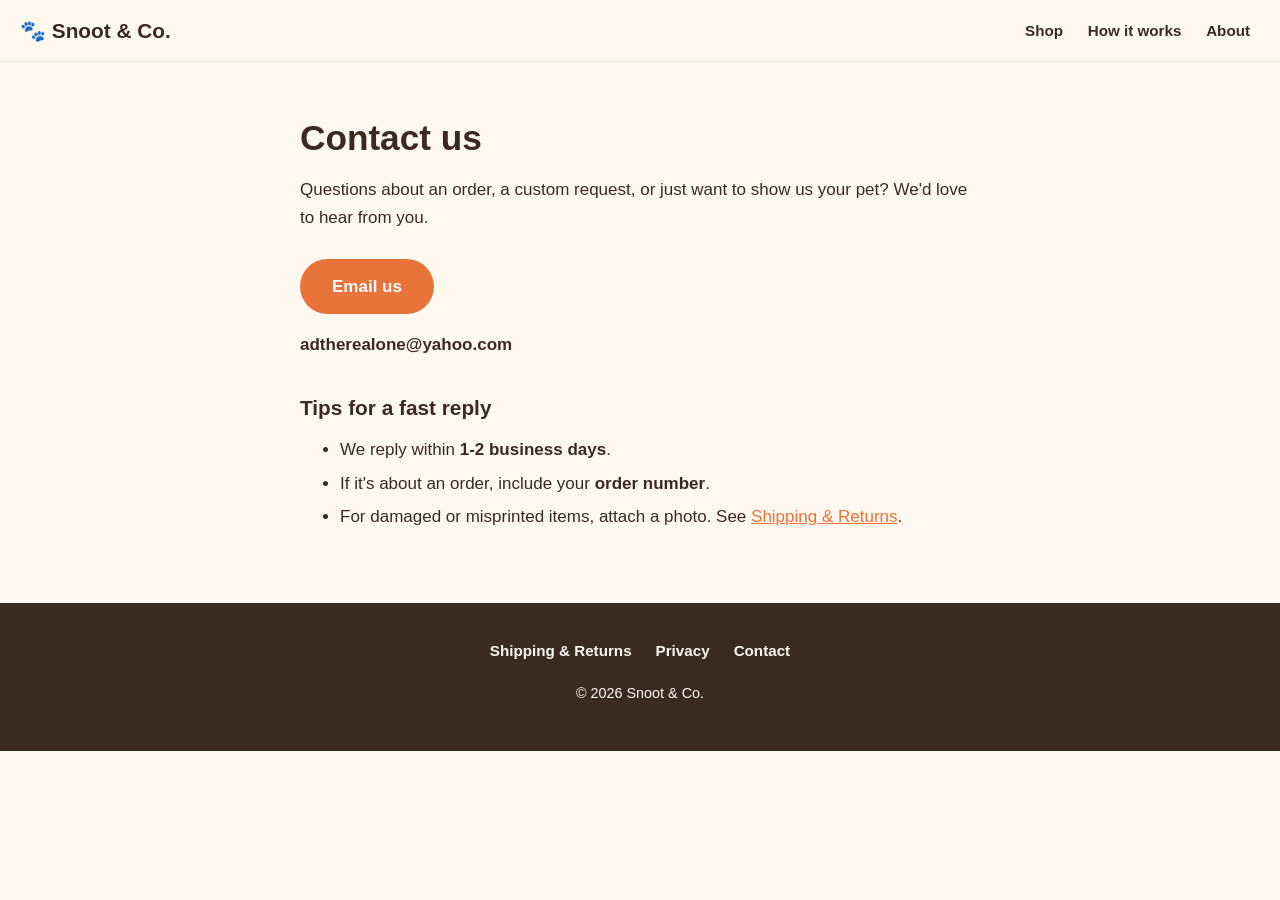
<file: contact.html>
<!DOCTYPE html>
<!-- CONTACT page: shows customers how to reach the store. -->
<html lang="en">
<head>
  <meta charset="UTF-8">
  <meta name="viewport" content="width=device-width, initial-scale=1.0">
  <title>Contact | Snoot &amp; Co.</title>
  <link rel="stylesheet" href="styles.css">
</head>
<body>

  <header>
    <a href="index.html" class="logo">🐾 Snoot &amp; Co.</a>
    <nav>
      <a href="index.html#shop">Shop</a>
      <a href="index.html#how-it-works">How it works</a>
      <a href="index.html#about">About</a>
    </nav>
  </header>

  <main>
    <section class="page">
      <h1>Contact us</h1>
      <p>Questions about an order, a custom request, or just want to show us your pet? We'd love to hear from you.</p>

      <!-- "mailto:" links open the visitor's email app with our address filled in. -->
      <p class="contact-cta">
        <a class="button" href="mailto:adtherealone@yahoo.com?subject=Snoot%20%26%20Co.%20question">Email us</a>
      </p>
      <p class="contact-email">adtherealone@yahoo.com</p>

      <h2>Tips for a fast reply</h2>
      <ul>
        <li>We reply within <strong>1-2 business days</strong>.</li>
        <li>If it's about an order, include your <strong>order number</strong>.</li>
        <li>For damaged or misprinted items, attach a photo. See <a href="shipping-returns.html">Shipping &amp; Returns</a>.</li>
      </ul>
    </section>
  </main>

  <footer>
    <nav class="footer-links">
      <a href="shipping-returns.html">Shipping &amp; Returns</a>
      <a href="privacy.html">Privacy</a>
      <a href="contact.html">Contact</a>
    </nav>
    <p>&copy; 2026 Snoot &amp; Co.</p>
  </footer>

</body>
</html>
</file>
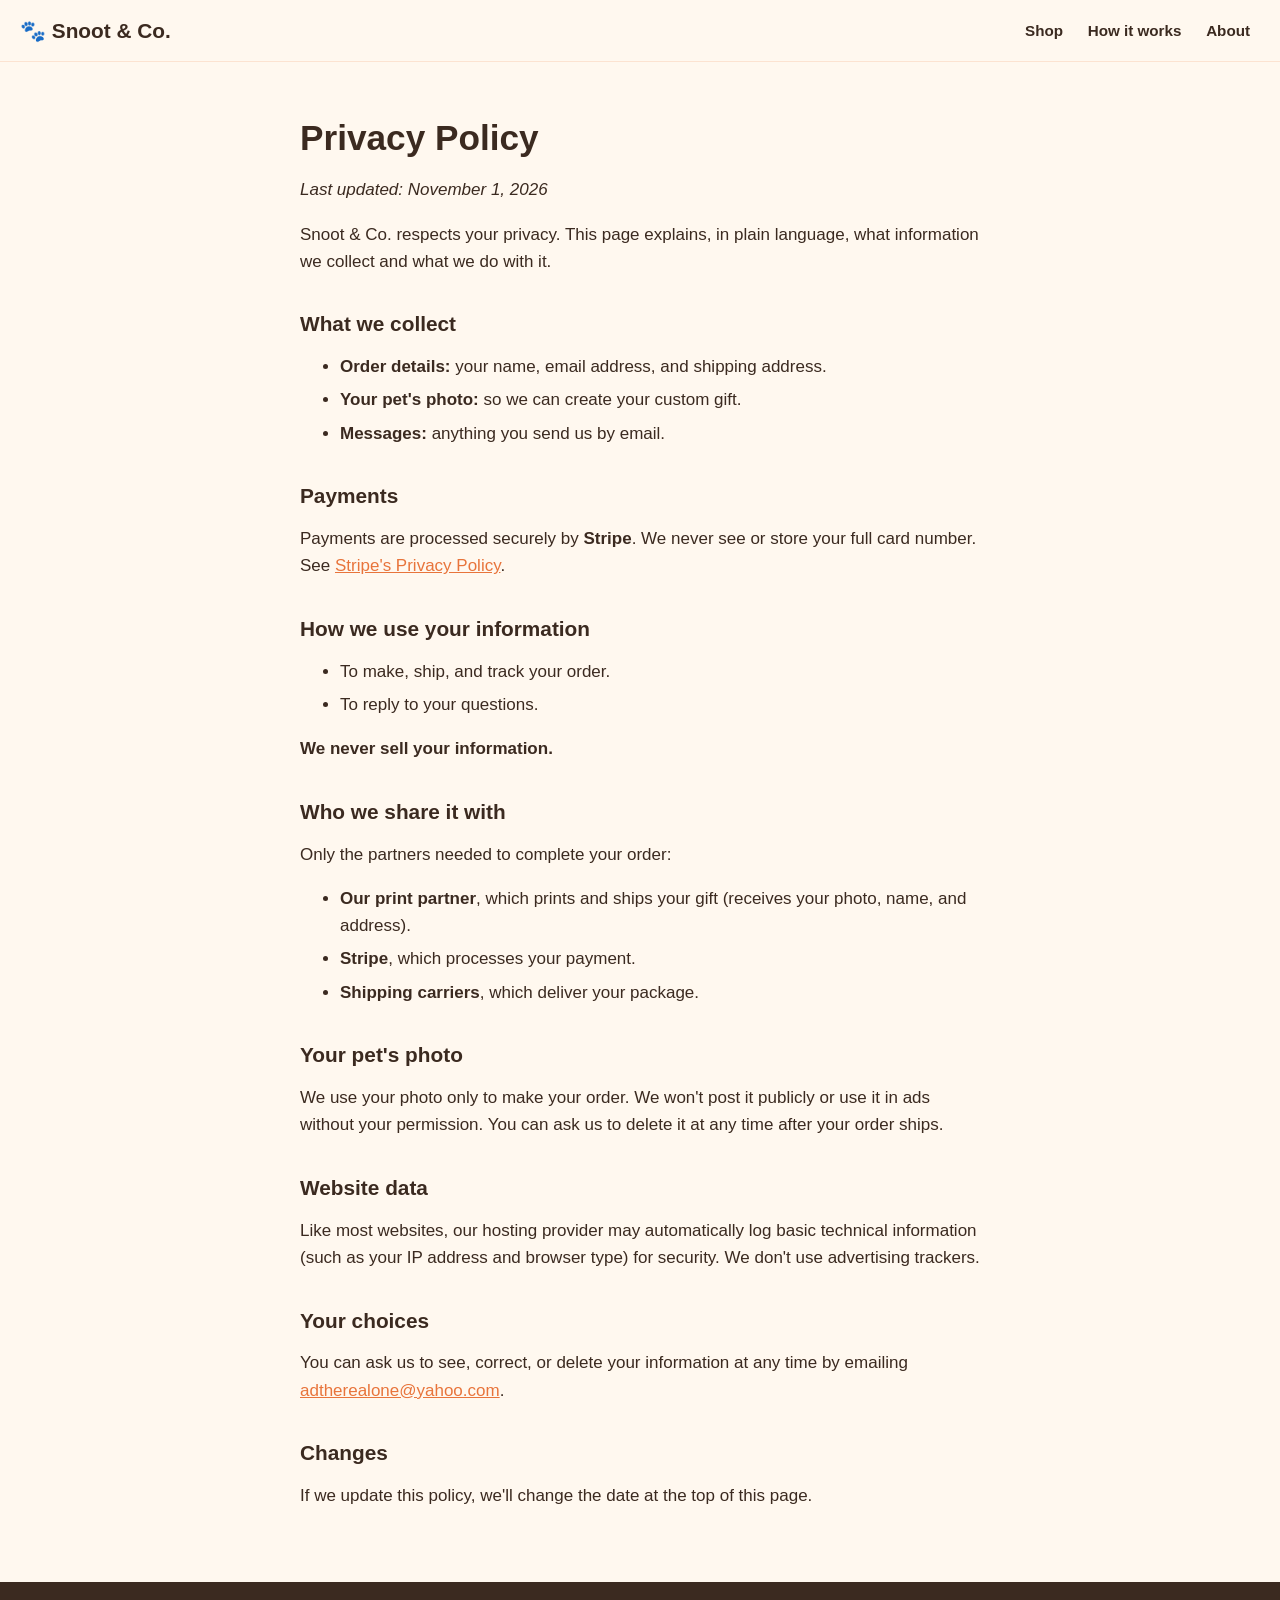
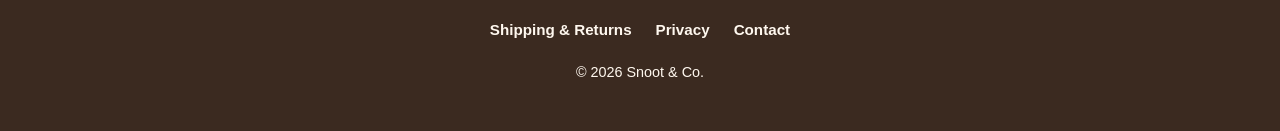
<file: privacy.html>
<!DOCTYPE html>
<!-- PRIVACY page: explains what customer info we collect and how we protect it.
     This is a starter template, not legal advice. Review before going live,
     and update it if you add new tools (analytics, email newsletters, ads). -->
<html lang="en">
<head>
  <meta charset="UTF-8">
  <meta name="viewport" content="width=device-width, initial-scale=1.0">
  <title>Privacy Policy | Snoot &amp; Co.</title>
  <link rel="stylesheet" href="styles.css">
</head>
<body>

  <header>
    <a href="index.html" class="logo">🐾 Snoot &amp; Co.</a>
    <nav>
      <a href="index.html#shop">Shop</a>
      <a href="index.html#how-it-works">How it works</a>
      <a href="index.html#about">About</a>
    </nav>
  </header>

  <main>
    <section class="page">
      <h1>Privacy Policy</h1>
      <p><em>Last updated: November 1, 2026</em></p>

      <p>Snoot &amp; Co. respects your privacy. This page explains, in plain language, what information we collect and what we do with it.</p>

      <h2>What we collect</h2>
      <ul>
        <li><strong>Order details:</strong> your name, email address, and shipping address.</li>
        <li><strong>Your pet's photo:</strong> so we can create your custom gift.</li>
        <li><strong>Messages:</strong> anything you send us by email.</li>
      </ul>

      <h2>Payments</h2>
      <p>Payments are processed securely by <strong>Stripe</strong>. We never see or store your full card number. See <a href="https://stripe.com/privacy" target="_blank" rel="noopener">Stripe's Privacy Policy</a>.</p>

      <h2>How we use your information</h2>
      <ul>
        <li>To make, ship, and track your order.</li>
        <li>To reply to your questions.</li>
      </ul>
      <p><strong>We never sell your information.</strong></p>

      <h2>Who we share it with</h2>
      <p>Only the partners needed to complete your order:</p>
      <ul>
        <li><strong>Our print partner</strong>, which prints and ships your gift (receives your photo, name, and address).</li>
        <li><strong>Stripe</strong>, which processes your payment.</li>
        <li><strong>Shipping carriers</strong>, which deliver your package.</li>
      </ul>

      <h2>Your pet's photo</h2>
      <p>We use your photo only to make your order. We won't post it publicly or use it in ads without your permission. You can ask us to delete it at any time after your order ships.</p>

      <h2>Website data</h2>
      <p>Like most websites, our hosting provider may automatically log basic technical information (such as your IP address and browser type) for security. We don't use advertising trackers.</p>

      <h2>Your choices</h2>
      <p>You can ask us to see, correct, or delete your information at any time by emailing <a href="mailto:adtherealone@yahoo.com">adtherealone@yahoo.com</a>.</p>

      <h2>Changes</h2>
      <p>If we update this policy, we'll change the date at the top of this page.</p>
    </section>
  </main>

  <footer>
    <nav class="footer-links">
      <a href="shipping-returns.html">Shipping &amp; Returns</a>
      <a href="privacy.html">Privacy</a>
      <a href="contact.html">Contact</a>
    </nav>
    <p>&copy; 2026 Snoot &amp; Co.</p>
  </footer>

</body>
</html>
</file>
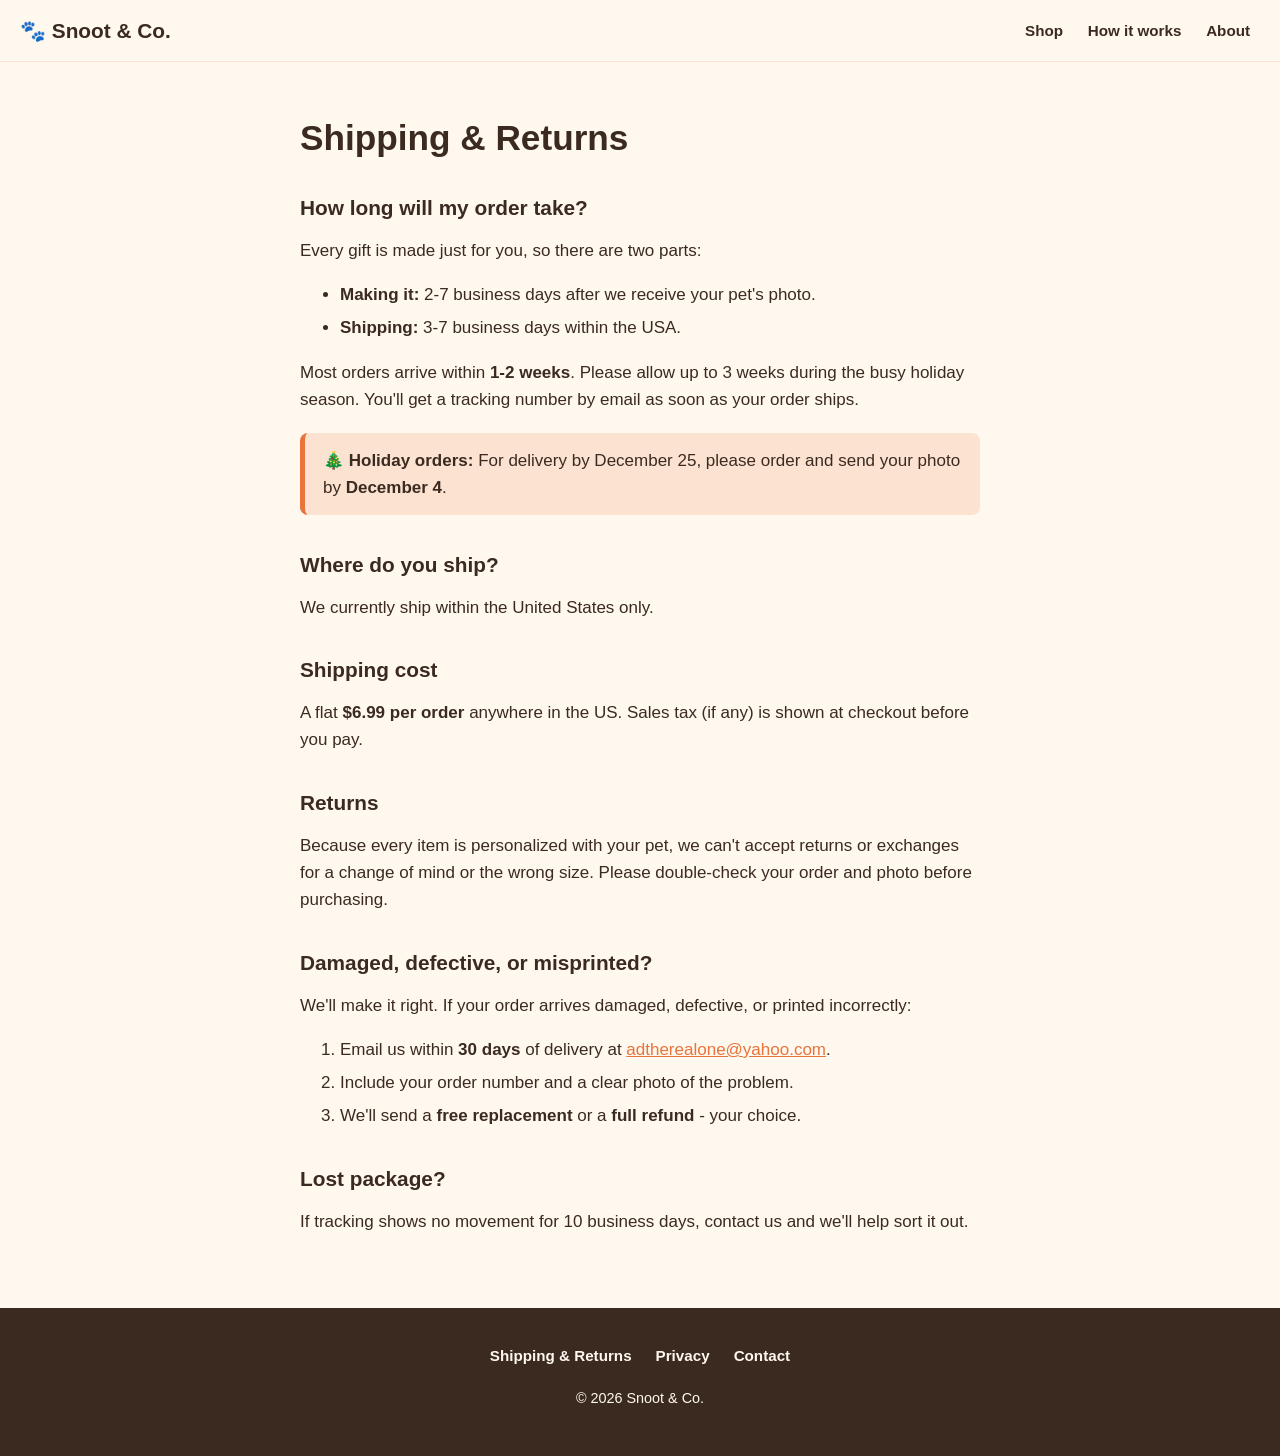
<file: shipping-returns.html>
<!DOCTYPE html>
<!-- SHIPPING & RETURNS page: answers "when will it arrive?" and "what if it's wrong?"
     This is a starter template, not legal advice. Review before going live. -->
<html lang="en">
<head>
  <meta charset="UTF-8">
  <meta name="viewport" content="width=device-width, initial-scale=1.0">
  <title>Shipping &amp; Returns | Snoot &amp; Co.</title>
  <link rel="stylesheet" href="styles.css">
</head>
<body>

  <header>
    <a href="index.html" class="logo">🐾 Snoot &amp; Co.</a>
    <nav>
      <a href="index.html#shop">Shop</a>
      <a href="index.html#how-it-works">How it works</a>
      <a href="index.html#about">About</a>
    </nav>
  </header>

  <main>
    <section class="page">
      <h1>Shipping &amp; Returns</h1>

      <h2>How long will my order take?</h2>
      <p>Every gift is made just for you, so there are two parts:</p>
      <ul>
        <li><strong>Making it:</strong> 2-7 business days after we receive your pet's photo.</li>
        <li><strong>Shipping:</strong> 3-7 business days within the USA.</li>
      </ul>
      <p>Most orders arrive within <strong>1-2 weeks</strong>. Please allow up to 3 weeks during the busy holiday season. You'll get a tracking number by email as soon as your order ships.</p>

      <div class="notice">
        🎄 <strong>Holiday orders:</strong> For delivery by December 25, please order and send your photo by <strong>December 4</strong>.
      </div>

      <h2>Where do you ship?</h2>
      <p>We currently ship within the United States only.</p>

      <h2>Shipping cost</h2>
      <p>A flat <strong>$6.99 per order</strong> anywhere in the US. Sales tax (if any) is shown at checkout before you pay.</p>

      <h2>Returns</h2>
      <p>Because every item is personalized with your pet, we can't accept returns or exchanges for a change of mind or the wrong size. Please double-check your order and photo before purchasing.</p>

      <h2>Damaged, defective, or misprinted?</h2>
      <p>We'll make it right. If your order arrives damaged, defective, or printed incorrectly:</p>
      <ol>
        <li>Email us within <strong>30 days</strong> of delivery at <a href="mailto:adtherealone@yahoo.com">adtherealone@yahoo.com</a>.</li>
        <li>Include your order number and a clear photo of the problem.</li>
        <li>We'll send a <strong>free replacement</strong> or a <strong>full refund</strong> - your choice.</li>
      </ol>

      <h2>Lost package?</h2>
      <p>If tracking shows no movement for 10 business days, contact us and we'll help sort it out.</p>
    </section>
  </main>

  <footer>
    <nav class="footer-links">
      <a href="shipping-returns.html">Shipping &amp; Returns</a>
      <a href="privacy.html">Privacy</a>
      <a href="contact.html">Contact</a>
    </nav>
    <p>&copy; 2026 Snoot &amp; Co.</p>
  </footer>

</body>
</html>
</file>
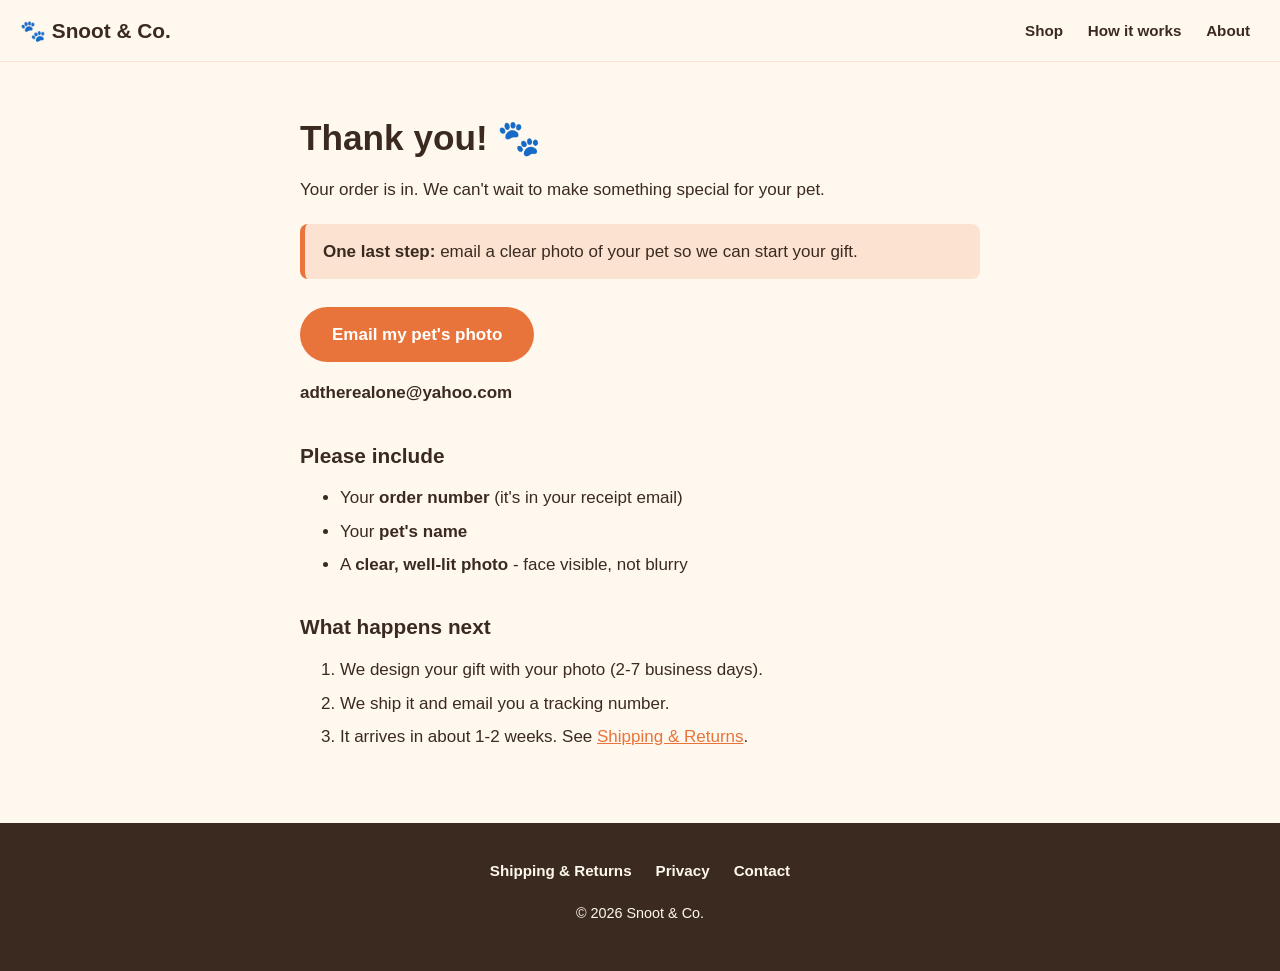
<file: thank-you.html>
<!DOCTYPE html>
<!-- THANK-YOU page: customers land here after paying (once the Stripe redirect is switched on).
     Its main job: tell them to email their pet's photo so we can make the gift. -->
<html lang="en">
<head>
  <meta charset="UTF-8">
  <meta name="viewport" content="width=device-width, initial-scale=1.0">
  <title>Thank you! | Snoot &amp; Co.</title>
  <!-- Keeps this page out of Google search results - it's only for customers who just paid. -->
  <meta name="robots" content="noindex">
  <link rel="stylesheet" href="styles.css">
</head>
<body>

  <header>
    <a href="index.html" class="logo">🐾 Snoot &amp; Co.</a>
    <nav>
      <a href="index.html#shop">Shop</a>
      <a href="index.html#how-it-works">How it works</a>
      <a href="index.html#about">About</a>
    </nav>
  </header>

  <main>
    <section class="page">
      <h1>Thank you! 🐾</h1>
      <p>Your order is in. We can't wait to make something special for your pet.</p>

      <div class="notice">
        <strong>One last step:</strong> email a clear photo of your pet so we can start your gift.
      </div>

      <p class="contact-cta">
        <a class="button" href="mailto:adtherealone@yahoo.com?subject=My%20pet%20photo%20for%20my%20Snoot%20%26%20Co.%20order">Email my pet's photo</a>
      </p>
      <p class="contact-email">adtherealone@yahoo.com</p>

      <h2>Please include</h2>
      <ul>
        <li>Your <strong>order number</strong> (it's in your receipt email)</li>
        <li>Your <strong>pet's name</strong></li>
        <li>A <strong>clear, well-lit photo</strong> - face visible, not blurry</li>
      </ul>

      <h2>What happens next</h2>
      <ol>
        <li>We design your gift with your photo (2-7 business days).</li>
        <li>We ship it and email you a tracking number.</li>
        <li>It arrives in about 1-2 weeks. See <a href="shipping-returns.html">Shipping &amp; Returns</a>.</li>
      </ol>
    </section>
  </main>

  <footer>
    <nav class="footer-links">
      <a href="shipping-returns.html">Shipping &amp; Returns</a>
      <a href="privacy.html">Privacy</a>
      <a href="contact.html">Contact</a>
    </nav>
    <p>&copy; 2026 Snoot &amp; Co.</p>
  </footer>

</body>
</html>
</file>
<file: styles.css>
/* ==========================================================
   Snoot & Co. - Store styles
   CSS controls how the page LOOKS (colors, fonts, spacing).
   Lines starting with slash-star are notes for humans; the browser ignores them.
   ========================================================== */

/* ---------- 1. Brand colors ----------
   We name our colors once here, then reuse the names everywhere.
   To rebrand the whole store, just change these values. */
:root {
  --cream:  #FFF8EF;  /* page background */
  --cocoa:  #3B2A20;  /* main text */
  --orange: #E8743B;  /* buttons and highlights */
  --peach:  #FCE3D1;  /* soft background blocks */
  --white:  #FFFFFF;
  --radius: 16px;     /* how rounded the corners are */
}

/* ---------- 2. Page basics ---------- */
* { box-sizing: border-box; }  /* makes sizes behave predictably */

body {
  margin: 0;
  background: var(--cream);
  color: var(--cocoa);
  font-family: -apple-system, BlinkMacSystemFont, "Segoe UI", Roboto, Helvetica, Arial, sans-serif;
  font-size: 17px;
  line-height: 1.6;
}

h1, h2 { line-height: 1.15; margin: 0 0 0.5em; }
h1 { font-size: 2.4rem; }
h2 { font-size: 1.8rem; text-align: center; }

a { color: var(--orange); }

/* Each section gets breathing room and a max width so lines aren't too long on big screens. */
section {
  padding: 56px 20px;
  max-width: 1000px;
  margin: 0 auto;
}

/* ---------- 3. Header (top bar) ---------- */
header {
  position: sticky;   /* stays at the top while you scroll */
  top: 0;
  z-index: 10;
  display: flex;
  flex-direction: column;  /* on phones: name on top, menu underneath */
  align-items: center;
  gap: 4px;
  padding: 14px 20px;
  background: var(--cream);
  border-bottom: 1px solid var(--peach);
}

.logo {
  font-weight: 800;
  font-size: 1.3rem;
  color: var(--cocoa);
  text-decoration: none;
  white-space: nowrap;   /* keeps the store name on one line */
}

nav a {
  margin: 0 10px;
  color: var(--cocoa);
  text-decoration: none;
  font-weight: 600;
  font-size: 0.95rem;
}

/* ---------- 4. Hero (big welcome area) ---------- */
#hero {
  text-align: center;
  padding-top: 72px;
  padding-bottom: 72px;
}

#hero p {
  font-size: 1.15rem;
  max-width: 520px;
  margin: 0 auto 28px;
}

/* ---------- 5. Buttons ---------- */
.button {
  display: inline-block;
  background: var(--orange);
  color: var(--white);
  padding: 14px 32px;
  border-radius: 999px;   /* fully rounded "pill" shape */
  font-weight: 700;
  text-decoration: none;
  transition: transform 0.15s;
}
.button:hover { transform: scale(1.05); }  /* grows slightly when hovered */

/* ---------- 5b. Shop & product cards ---------- */
.section-intro {
  text-align: center;
  margin: 0 auto 28px;
  max-width: 520px;
}

#product-grid {
  display: grid;
  gap: 20px;
}

.product-card {
  background: var(--white);
  border-radius: var(--radius);
  overflow: hidden;   /* keeps the picture inside the rounded corners */
  box-shadow: 0 4px 14px rgba(59, 42, 32, 0.08);   /* soft shadow so cards "lift" off the page */
  display: flex;
  flex-direction: column;
}

.product-image {
  position: relative;
  background: var(--peach);
  aspect-ratio: 1 / 1;   /* square picture area */
  display: flex;
  align-items: center;
  justify-content: center;
}
.product-image img { width: 100%; height: 100%; object-fit: cover; }
.placeholder { font-size: 5rem; }

.badge {
  position: absolute;
  top: 12px;
  left: 12px;
  background: var(--cocoa);
  color: var(--cream);
  font-size: 0.75rem;
  font-weight: 700;
  padding: 4px 10px;
  border-radius: 999px;
}

/* Small honest label on AI sample photos */
.sample-note {
  position: absolute;
  bottom: 10px;
  right: 10px;
  background: rgba(255, 248, 239, 0.92);
  color: var(--cocoa);
  font-size: 0.72rem;
  font-weight: 600;
  padding: 3px 9px;
  border-radius: 999px;
}

.product-info {
  padding: 18px 20px 20px;
  display: flex;
  flex-direction: column;
  flex-grow: 1;
}
.product-info h3 { margin: 0 0 6px; font-size: 1.1rem; }
.product-info p { margin: 0 0 16px; font-size: 0.95rem; flex-grow: 1; }

.product-bottom {
  display: flex;
  justify-content: space-between;
  align-items: center;
}
.price { font-size: 1.3rem; font-weight: 800; }
.product-bottom .button { padding: 10px 22px; font-size: 0.95rem; }

/* Grey button used until a real Stripe link is added. */
.button-disabled {
  background: #C9BBAE;
  cursor: not-allowed;
}
.button-disabled:hover { transform: none; }

/* ---------- 6. How it works (3 steps) ---------- */
.steps {
  list-style: none;
  padding: 0;
  margin: 0;
  display: grid;
  gap: 16px;
}

.steps li {
  background: var(--peach);
  border-radius: var(--radius);
  padding: 24px;
  text-align: center;
}

.steps .icon {
  display: block;
  font-size: 2rem;
  margin-bottom: 8px;
}

/* ---------- 7. About ---------- */
#about p {
  text-align: center;
  max-width: 600px;
  margin: 0 auto;
}

/* ---------- 7b. Info pages (Shipping, Privacy, Contact) ---------- */
.page {
  max-width: 720px;   /* narrower so long text is easy to read */
}
.page h1 { font-size: 2.2rem; }
.page h2 {
  text-align: left;
  font-size: 1.3rem;
  margin-top: 1.8em;
}
.page li { margin-bottom: 6px; }

/* Highlighted box, used for the holiday deadline */
.notice {
  background: var(--peach);
  border-left: 5px solid var(--orange);
  border-radius: 8px;
  padding: 14px 18px;
  margin: 20px 0;
}

.contact-cta { margin: 28px 0 8px; }
.contact-email { font-weight: 700; word-break: break-all; }

/* ---------- 8. Footer (bottom of page) ---------- */
footer {
  text-align: center;
  padding: 32px 20px;
  background: var(--cocoa);
  color: var(--cream);
  font-size: 0.9rem;
}
.footer-links a {
  color: var(--cream);
  margin: 0 10px;
  display: inline-block;
  padding: 4px 0;
}

/* ---------- 9. Bigger screens (tablets & computers) ----------
   Everything above is for phones. These rules only kick in
   when the screen is at least 700px wide. */
@media (min-width: 700px) {
  h1 { font-size: 3.4rem; }
  header { flex-direction: row; justify-content: space-between; }  /* name left, menu right */
  .steps { grid-template-columns: repeat(3, 1fr); }  /* steps side by side */
  #product-grid { grid-template-columns: repeat(2, 1fr); }  /* 2 products per row */
}

/* ---------- 10. Large screens (computers) ---------- */
@media (min-width: 1000px) {
  #product-grid { grid-template-columns: repeat(3, 1fr); }  /* 3 products per row */
}
</file>
